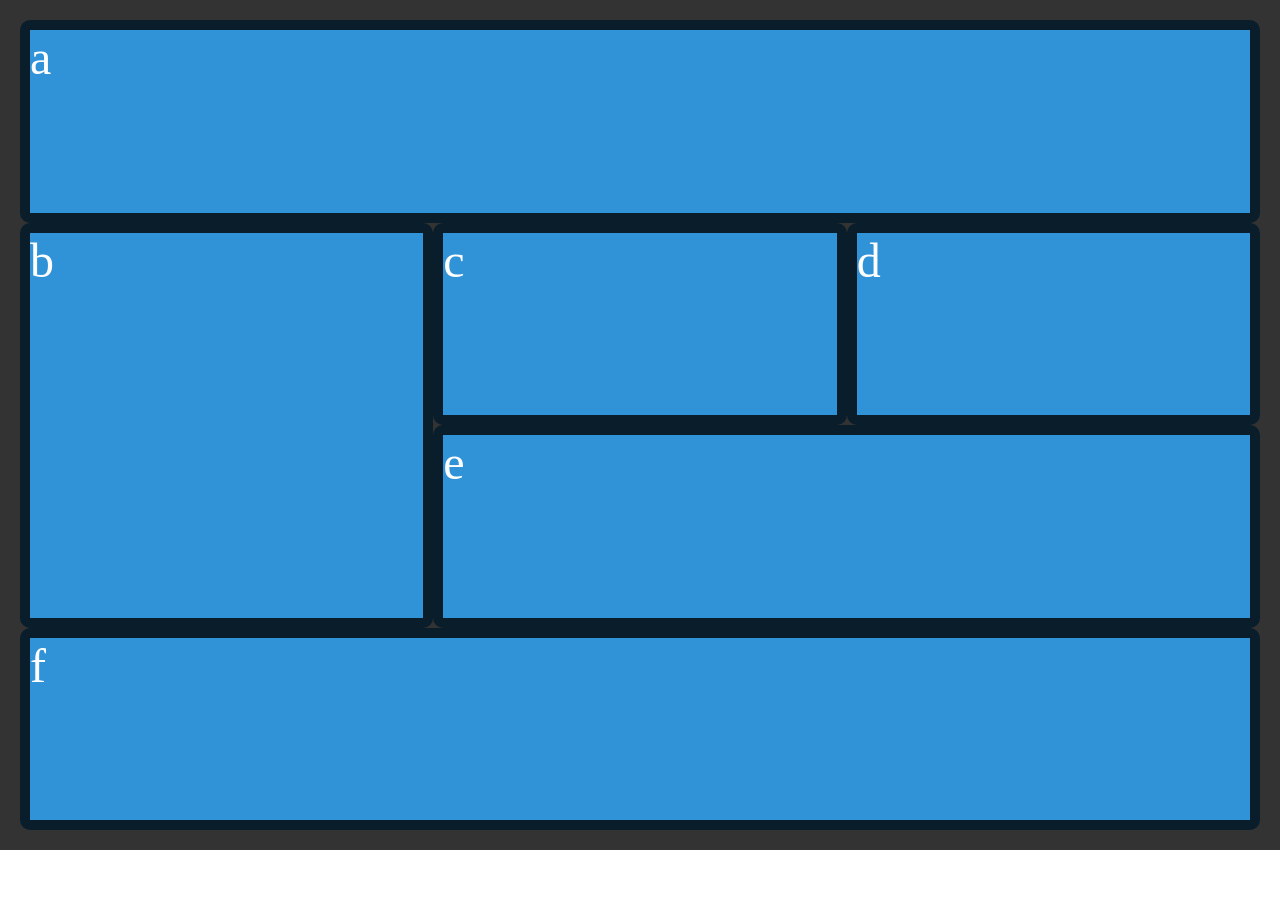
<file: START-CODE/EX-1/index.html>
<!DOCTYPE html>
<html lang="en">
<head>
    <meta charset="UTF-8">
    <meta name="viewport" content="width=device-width, initial-scale=1.0">
    <title>Grid</title>
    <link rel="stylesheet" href="style.css">
</head>
<body>
    <div class="wrapper">
        <div class="item a">a</div>
        <div class="item b">b</div>
        <div class="item c">c</div>  
        <div class="item d">d</div>
        <div class="item e">e</div>
        <div class="item f">f</div>  
      </div>
</body>
</html>
</file>
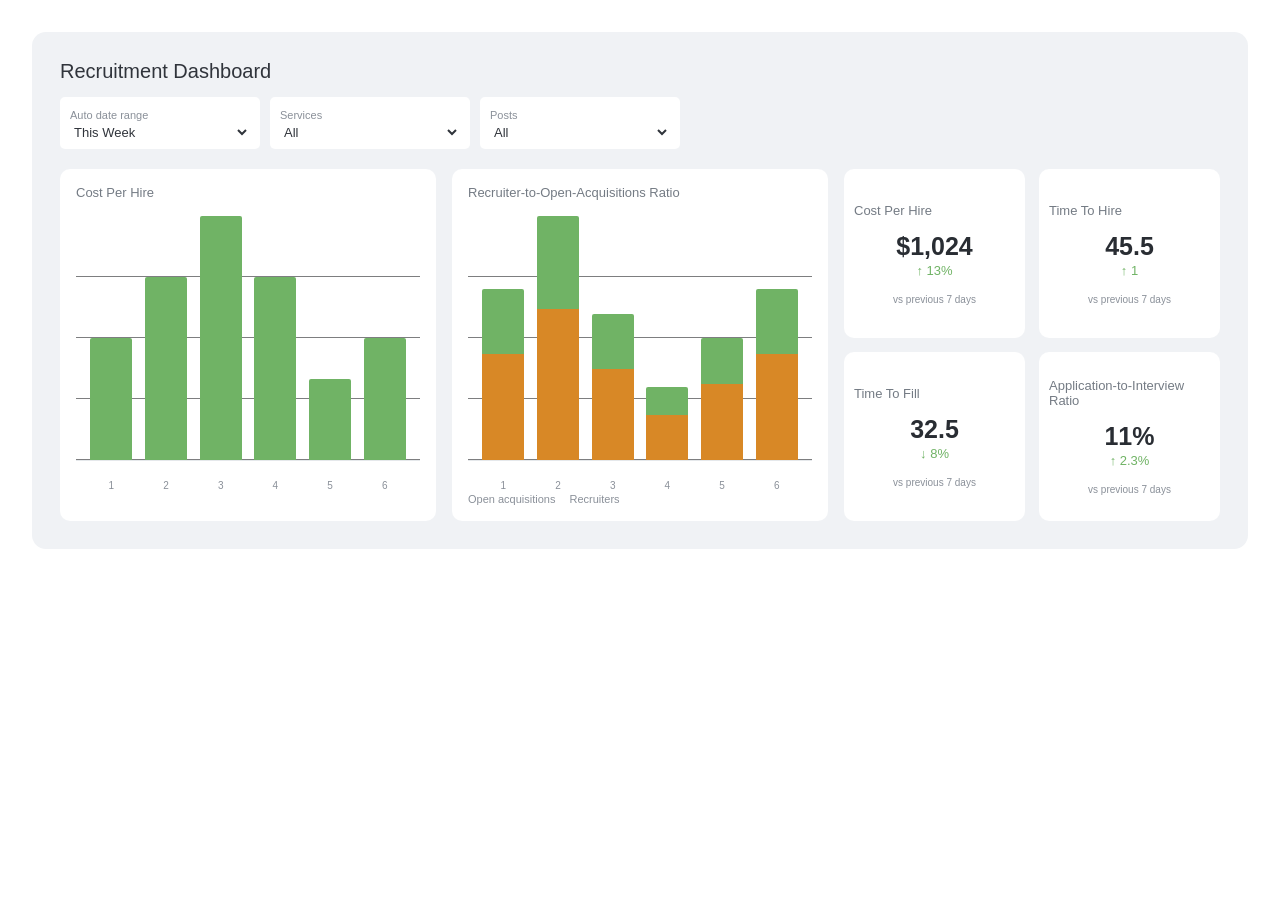
<file: START-CODE/EX-4/index.html>
<!DOCTYPE html>
<html lang="en">
<head>
    <meta charset="UTF-8">
    <meta name="viewport" content="width=device-width, initial-scale=1.0">
    <title>Recruitment Dashboard</title>
    <link rel="stylesheet" href="style.css">
</head>
<body>
    <main class="dashboard">
        <header class="dashboard__header">
            <h1 class="dashboard__title">Recruitment Dashboard</h1>

            <form class="dashboard-filters" aria-label="Dashboard filters">
                <div class="dashboard-filters__field">
                    <label for="date-range">Auto date range</label>
                    <select id="date-range" name="date-range">
                        <option selected>This Week</option>
                        <option>Last 7 Days</option>
                        <option>This Month</option>
                    </select>
                </div>

                <div class="dashboard-filters__field">
                    <label for="service">Services</label>
                    <select id="service" name="service">
                        <option selected>All</option>
                    </select>
                </div>

                <div class="dashboard-filters__field">
                    <label for="post">Posts</label>
                    <select id="post" name="post">
                        <option selected>All</option>
                    </select>
                </div>
            </form>
        </header>

        <section class="dashboard-overview" aria-label="Recruitment overview">
            <article class="chart-card chart-card--cost">
                <h2 class="card-title">Cost Per Hire</h2>
                <div class="bar-chart" role="img" aria-label="Cost per hire values across six periods: 6, 9, 12, 9, 4, and 6">
                    <ol class="bar-chart__bars">
                        <li class="bar-chart__item">
                            <span class="bar-chart__bar bar-chart__bar--6" aria-hidden="true"></span>
                            <span class="bar-chart__label">1</span>
                        </li>
                        <li class="bar-chart__item">
                            <span class="bar-chart__bar bar-chart__bar--9" aria-hidden="true"></span>
                            <span class="bar-chart__label">2</span>
                        </li>
                        <li class="bar-chart__item">
                            <span class="bar-chart__bar bar-chart__bar--12" aria-hidden="true"></span>
                            <span class="bar-chart__label">3</span>
                        </li>
                        <li class="bar-chart__item">
                            <span class="bar-chart__bar bar-chart__bar--9" aria-hidden="true"></span>
                            <span class="bar-chart__label">4</span>
                        </li>
                        <li class="bar-chart__item">
                            <span class="bar-chart__bar bar-chart__bar--4" aria-hidden="true"></span>
                            <span class="bar-chart__label">5</span>
                        </li>
                        <li class="bar-chart__item">
                            <span class="bar-chart__bar bar-chart__bar--6" aria-hidden="true"></span>
                            <span class="bar-chart__label">6</span>
                        </li>
                    </ol>
                </div>
            </article>

            <article class="chart-card chart-card--ratio">
                <h2 class="card-title">Recruiter-to-Open-Acquisitions Ratio</h2>
                <div class="bar-chart" role="img" aria-label="Recruiter-to-open-acquisitions ratio across six periods">
                    <ol class="bar-chart__bars">
                        <li class="bar-chart__item">
                            <span class="bar-chart__bar bar-chart__bar--7" aria-hidden="true"></span>
                            <span class="bar-chart__label">1</span>
                        </li>
                        <li class="bar-chart__item">
                            <span class="bar-chart__bar bar-chart__bar--10" aria-hidden="true"></span>
                            <span class="bar-chart__label">2</span>
                        </li>
                        <li class="bar-chart__item">
                            <span class="bar-chart__bar bar-chart__bar--6" aria-hidden="true"></span>
                            <span class="bar-chart__label">3</span>
                        </li>
                        <li class="bar-chart__item">
                            <span class="bar-chart__bar bar-chart__bar--3" aria-hidden="true"></span>
                            <span class="bar-chart__label">4</span>
                        </li>
                        <li class="bar-chart__item">
                            <span class="bar-chart__bar bar-chart__bar--5" aria-hidden="true"></span>
                            <span class="bar-chart__label">5</span>
                        </li>
                        <li class="bar-chart__item">
                            <span class="bar-chart__bar bar-chart__bar--7" aria-hidden="true"></span>
                            <span class="bar-chart__label">6</span>
                        </li>
                    </ol>
                </div>
                <ul class="chart-legend" aria-label="Chart legend">
                    <li class="chart-legend__item chart-legend__item--open">Open acquisitions</li>
                    <li class="chart-legend__item chart-legend__item--recruiter">Recruiters</li>
                </ul>
            </article>

            <section class="metric-grid" aria-label="Key recruitment metrics">
                <article class="metric-card">
                    <h2 class="metric-card__title">Cost Per Hire</h2>
                    <p class="metric-card__value">$1,024</p>
                    <p class="metric-card__change">↑ 13%</p>
                    <p class="metric-card__comparison">vs previous 7 days</p>
                </article>

                <article class="metric-card">
                    <h2 class="metric-card__title">Time To Hire</h2>
                    <p class="metric-card__value">45.5</p>
                    <p class="metric-card__change">↑ 1</p>
                    <p class="metric-card__comparison">vs previous 7 days</p>
                </article>

                <article class="metric-card">
                    <h2 class="metric-card__title">Time To Fill</h2>
                    <p class="metric-card__value">32.5</p>
                    <p class="metric-card__change">↓ 8%</p>
                    <p class="metric-card__comparison">vs previous 7 days</p>
                </article>

                <article class="metric-card">
                    <h2 class="metric-card__title">Application-to-Interview Ratio</h2>
                    <p class="metric-card__value">11%</p>
                    <p class="metric-card__change">↑ 2.3%</p>
                    <p class="metric-card__comparison">vs previous 7 days</p>
                </article>
            </section>
        </section>

    </main>
</body>
</html>
</file>
<file: START-CODE/EX-1/style.css>
/* Styling only */
body {
  margin: 0;
}

.wrapper {
  background-color: #333333;
  color: #444;
  padding: 20px;
  height: 90vh;
  display: grid;
  grid-template-columns: repeat(3, 1fr) ;
  
}

.item {
  background-color: #3092d7;
  color: #fff;
  border-radius: 10px;
  border: 10px solid rgba(0, 0, 0, 0.8);
  font-size: 3em;
}
.a{
  grid-column: 1/4 ;
}
.b{
  grid-row: 2/4;
}
.e{
  grid-column: 2/4;
}
.f{
  grid-column: 1/4;
}

/* Layouting only  (your work)*/
</file>
<file: START-CODE/EX-4/style.css>
* {
    box-sizing: border-box;
}

body {
    min-width: 320px;
    margin: 0;
    padding: clamp(12px, 3vw, 32px);
    background: #ffffff;
    color: #30343b;
    font-family: Arial, Helvetica, sans-serif;
}

/* Main Dashboard */
.dashboard {
    display: grid;
    gap: 20px;
    max-width: 1440px;
    margin: 0 auto;
    padding: clamp(16px, 2.2vw, 28px);
    border-radius: 14px;
    background: #f0f2f5;
}

/* Dashboard Header */
.dashboard__header {
    display: grid;
    gap: 14px;
}

.dashboard__title {
    margin: 0;
    font-size: 20px;
    font-weight: 500;
}

/* Filters */
.dashboard-filters {
    display: grid;
    grid-template-columns: repeat(3, minmax(140px, 200px));
    gap: 10px;
}

.dashboard-filters__field {
    
    gap: 5px;
    min-width: 0;
    padding: 8px 10px;
    border-radius: 5px;
    background: #ffffff;
}

.dashboard-filters__field label {
    color: #8a9099;
    font-size: 11px;
}

.dashboard-filters__field select {
    width: 100%;
    padding: 0;
    border: 0;
    outline-color: #6f9fd2;
    background: transparent;
    color: inherit;
    font: inherit;
    font-size: 13px;
}

/* Dashboard Overview */
.dashboard-overview {
    display: grid;
    grid-template-columns: repeat(12, minmax(0, 1fr));
    gap: 16px;
}

/* Chart and Metric Cards */
.chart-card,
.metric-card {
    min-width: 0;
    border-radius: 10px;
    background: #ffffff;
}

.chart-card {
    padding: 16px;
}

.dashboard-overview > .chart-card {
    grid-column: span 4;
}

.card-title,
.metric-card__title {
    margin: 0;
    color: #747b84;
    font-size: 13px;
    font-weight: 400;
}

/* Bar Chart */
.bar-chart {
    height: 245px;
    margin-top: 16px;
    padding: 0 8px;
    border-bottom: 1px solid #e5e8eb;

    background: repeating-linear-gradient(
        to bottom,
        transparent 0,
        transparent calc(25% - 1px),
        #0e0d0c calc(25% - 1px),
        #eceff3 25%
    );
}

.bar-chart__bars {
    display: grid;
    grid-template-columns: repeat(6, minmax(0, 1fr));
    align-items: end;
    gap: 8px;
    height: 100%;
    margin: 0;
    padding: 0 4px;
    list-style: none;
}

.bar-chart__item {
    display: flex;
    flex-direction: column;
    align-items: center;
    justify-content: flex-end;
    height: 100%;
}

.bar-chart__bar {
    display: block;
    width: min(100%, 42px);
    min-height: 4px;
    border-radius: 2px 2px 0 0;
    background: #70b365;
}

/* Bar Heights */
.bar-chart__bar--3 {
    height: 25%;
}

.bar-chart__bar--4 {
    height: 33.333%;
}

.bar-chart__bar--5 {
    height: 41.667%;
}

.bar-chart__bar--6 {
    height: 50%;
}

.bar-chart__bar--7 {
    height: 58.333%;
}

.bar-chart__bar--9 {
    height: 75%;
}

.bar-chart__bar--10 {
    height: 83.333%;
}

.bar-chart__bar--12 {
    height: 100%;
}

.bar-chart__label {
    position: relative;
    top: 20px;
    height: 0;
    color: #8a9099;
    font-size: 10px;
}

/* Recruitment Ratio Chart */
.chart-card--ratio .bar-chart__bar--3 {
    height: 30%;
}

.chart-card--ratio .bar-chart__bar--5 {
    height: 50%;
}

.chart-card--ratio .bar-chart__bar--6 {
    height: 60%;
}

.chart-card--ratio .bar-chart__bar--7 {
    height: 70%;
}

.chart-card--ratio .bar-chart__bar--10 {
    height: 100%;
}

.chart-card--ratio .bar-chart__bar--3,
.chart-card--ratio .bar-chart__bar--5,
.chart-card--ratio .bar-chart__bar--6,
.chart-card--ratio .bar-chart__bar--7,
.chart-card--ratio .bar-chart__bar--10 {
    background: linear-gradient(
        to top,
        #d88826 0 62%,
        #70b365 62% 100%
    );
}

.chart-card--ratio .bar-chart {
    margin-bottom: 32px;
}

/* Chart Legend */
.chart-legend {
    display: flex;
    flex-wrap: wrap;
    gap: 14px;
    margin: 18px 0 0;
    padding: 0;
    color: #8a9099;
    font-size: 11px;
    list-style: none;
}

.chart-legend__item {
    display: inline-flex;
    align-items: center;
    gap: 6px;
}





.chart-legend__item--interviews {
    color: #a6b6c8;
}

/* Metric Grid */
.metric-grid {
    display: grid;
    grid-column: span 4;
    grid-template-columns: repeat(2, minmax(0, 1fr));
    gap: 14px;
}

/* Metric Cards */
.metric-card {
    display: flex;
    flex-direction: column;
    align-items: center;
    justify-content: center;
    min-height: 150px;
    padding: 14px 10px;
    text-align: center;
}

.metric-card__title {
    align-self: stretch;
    text-align: left;
}

.metric-card__value {
    margin: 16px 0 0;
    color: #292d33;
    font-size: 25px;
    font-weight: 700;
    line-height: 1;
}

.metric-card__change {
    margin: 4px 0 0;
    color: #70b365;
    font-size: 13px;
}

.metric-card__comparison {
    margin: 16px 0 0;
    color: #8a9099;
    font-size: 10px;
}






/* Tablet */
@media (max-width: 1050px) {
    .dashboard-overview > .chart-card {
        grid-column: span 6;
    }

    .metric-grid {
        grid-column: 1 / -1;
        grid-template-columns: repeat(4, minmax(0, 1fr));
    }
}

/* Mobile */
@media (max-width: 700px) {
    body {
        padding: 10px;
    }

    .dashboard {
        gap: 14px;
        padding: 14px;
    }

    .dashboard-overview {
        grid-template-columns: minmax(0, 1fr);
        gap: 14px;
    }

    .dashboard-overview > .chart-card,
    .metric-grid {
        grid-column: 1;
    }

    .metric-grid {
        grid-template-columns: repeat(2, minmax(0, 1fr));
        gap: 10px;
    }

    .metric-card {
        min-height: 138px;
    }
}

/* Small Mobile */
@media (max-width: 460px) {
    .dashboard-filters {
        grid-template-columns: 1fr;
    }

    .bar-chart {
        height: 210px;
    }
}
</file>
